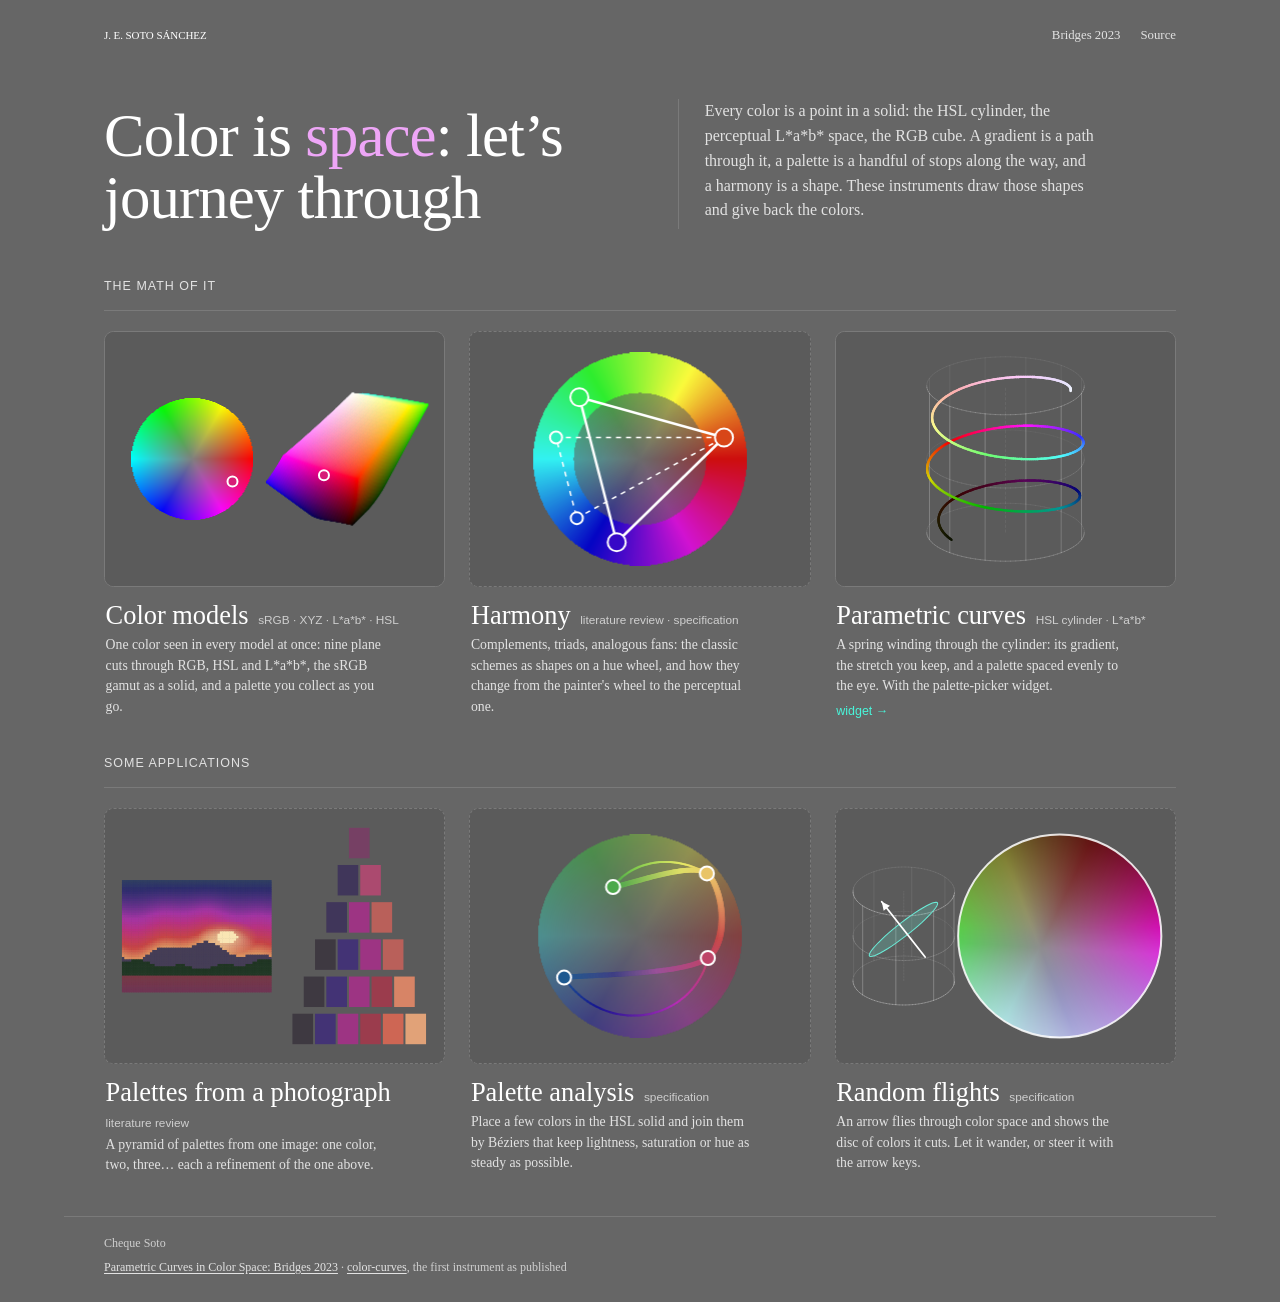
<file: index.html>
<!DOCTYPE html>
<html lang="en">

<head>
  <meta charset="UTF-8">
  <meta name="viewport" content="width=device-width, initial-scale=1.0">
  <title>Color Lab</title>
  <meta name="description"
    content="Instruments for color as geometry: parametric curves in the HSL cylinder, color models, palettes sampled from photographs, palette interpolation and random flights through color space.">
  <!-- the thesis fonts, shared by every page on cheque.github.io -->
  <link rel="icon" href="https://cheque.github.io/assets/icon.svg" type="image/svg+xml">
  <link rel="stylesheet" href="https://cheque.github.io/assets/fonts.css">
  <link rel="stylesheet" href="css/home.css">
</head>

<body>
  <header class="top">
    <a class="wordmark" href="https://cheque.github.io/">J. E. Soto Sánchez</a>
    <nav class="top-links" aria-label="Papers and source">
      <a href="https://archive.bridgesmathart.org/2023/bridges2023-181.html">Bridges 2023</a>
      <a href="https://github.com/cheque/color-lab">Source</a>
    </nav>
  </header>

  <main>
    <section class="intro">
      <h1>Color is <em>space</em>: let’s journey through</h1>
      <p>Every color is a point in a solid: the HSL cylinder, the perceptual L*a*b* space, the RGB cube.
        A gradient is a path through it, a palette is a handful of stops along the way, and a harmony is a shape.
        These instruments draw those shapes and give back the colors.</p>
    </section>

    <section class="block" aria-labelledby="instruments">
      <h2 id="instruments">The math of it</h2>
      <ul class="apps">
        <li>
          <a class="app" href="theory/index.html">
            <canvas data-paint="theory" aria-hidden="true"></canvas>
            <span class="app-text">
              <span class="app-name">Color models <span class="tag">sRGB · XYZ · L*a*b* · HSL</span></span>
              <span class="app-blurb">One color seen in every model at once: nine plane cuts through RGB, HSL and L*a*b*, the
                sRGB gamut as a solid, and a palette you collect as you go.</span>
            </span>
          </a>
        </li>
        <li class="soon">
          <a class="app" href="harmony/index.html">
            <canvas data-paint="harmony" aria-hidden="true"></canvas>
            <span class="app-text">
              <span class="app-name">Harmony <span class="tag">literature review · specification</span></span>
              <span class="app-blurb">Complements, triads, analogous fans: the classic schemes as shapes on a hue wheel,
                and how they change from the painter's wheel to the perceptual one.</span>
            </span>
          </a>
        </li>
        <li>
          <a class="app" href="curves/index.html">
            <canvas data-paint="curves" aria-hidden="true"></canvas>
            <span class="app-text">
              <span class="app-name">Parametric curves <span class="tag">HSL cylinder · L*a*b*</span></span>
              <span class="app-blurb">A spring winding through the cylinder: its gradient, the stretch you keep, and a
                palette spaced evenly to the eye. With the palette-picker widget.</span>
            </span>
          </a>
          <a class="app-extra" href="curves/widget.html">widget →</a>
        </li>
      </ul>
    </section>

    <section class="block" aria-labelledby="workshop">
      <h2 id="workshop">Some applications</h2>
      <ul class="apps soon">
        <li>
          <a class="app" href="sampling/index.html">
            <canvas data-paint="sampling" aria-hidden="true"></canvas>
            <span class="app-text">
              <span class="app-name">Palettes from a photograph <span class="tag">literature review</span></span>
              <span class="app-blurb">A pyramid of palettes from one image: one color, two, three… each a refinement of
                the one above.</span>
            </span>
          </a>
        </li>
        <li>
          <a class="app" href="analysis/index.html">
            <canvas data-paint="analysis" aria-hidden="true"></canvas>
            <span class="app-text">
              <span class="app-name">Palette analysis <span class="tag">specification</span></span>
              <span class="app-blurb">Place a few colors in the HSL solid and join them by Béziers that keep lightness,
                saturation or hue as steady as possible.</span>
            </span>
          </a>
        </li>
        <li>
          <a class="app" href="trajectories/index.html">
            <canvas data-paint="trajectories" aria-hidden="true"></canvas>
            <span class="app-text">
              <span class="app-name">Random flights <span class="tag">specification</span></span>
              <span class="app-blurb">An arrow flies through color space and shows the disc of colors it cuts. Let it
                wander, or steer it with the arrow keys.</span>
            </span>
          </a>
        </li>
      </ul>
    </section>
  </main>

  <footer class="foot">
    <p>Cheque Soto</p>
    <p><a href="https://archive.bridgesmathart.org/2023/bridges2023-181.html">Parametric Curves in Color Space: Bridges
        2023</a> · <a href="https://github.com/cheque/color-curves">color-curves</a>, the first instrument as published</p>
  </footer>

  <!-- The cards are drawn live by the instruments' own code. -->
  <script src="lib/color.js"></script>
  <script src="lib/scene.js"></script>
  <script src="curves/src/curve.js"></script>
  <script src="theory/src/solids.js"></script>
  <script src="src/home.js"></script>
</body>

</html>
</file>
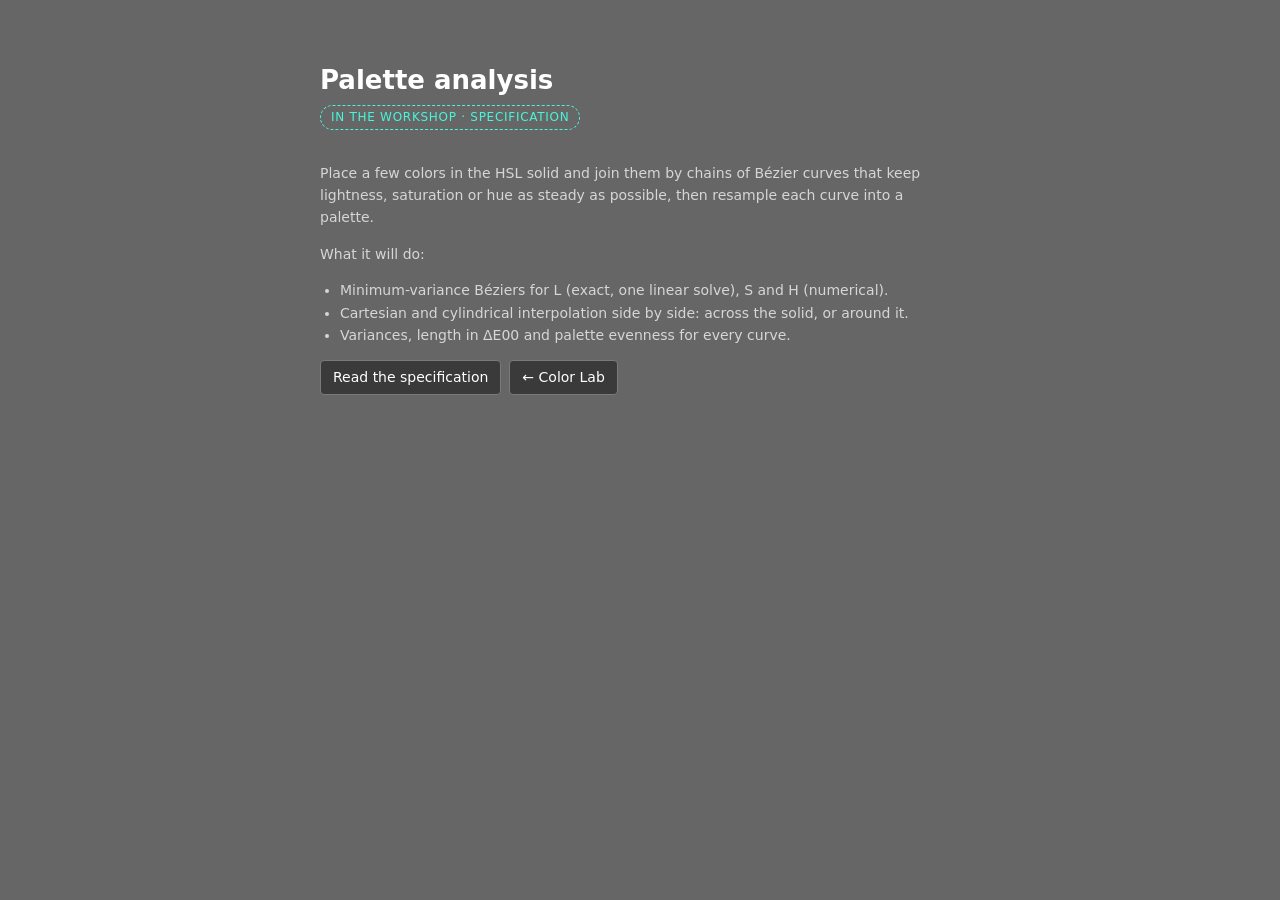
<file: analysis/index.html>
<!DOCTYPE html>
<html lang="en">
<head>
  <meta charset="utf-8">
  <meta name="viewport" content="width=device-width, initial-scale=1">
  <title>Palette analysis — Color Lab</title>
  <link rel="icon" href="https://cheque.github.io/assets/icon.svg" type="image/svg+xml">
  <link rel="stylesheet" href="../lib/applet.css">
  <link rel="stylesheet" href="../lib/soon.css">
</head>
<body>
  <main class="soon-page">
    <h2>Palette analysis</h2>
    <span class="status-tag">in the workshop · specification</span>
    <p>Place a few colors in the HSL solid and join them by chains of Bézier curves that keep lightness, saturation or hue as steady as possible, then resample each curve into a palette.</p>
    <p>What it will do:</p>
    <ul>
      <li>Minimum-variance Béziers for L (exact, one linear solve), S and H (numerical).</li>
      <li>Cartesian and cylindrical interpolation side by side: across the solid, or around it.</li>
      <li>Variances, length in ΔE00 and palette evenness for every curve.</li>
    </ul>
    <div class="actions">
      <a href="https://github.com/cheque/color-lab/blob/main/docs/spec-palette-analysis.md"><button type="button">Read the specification</button></a>
      <a href="../index.html"><button type="button">&larr; Color Lab</button></a>
    </div>
  </main>
</body>
</html>
</file>
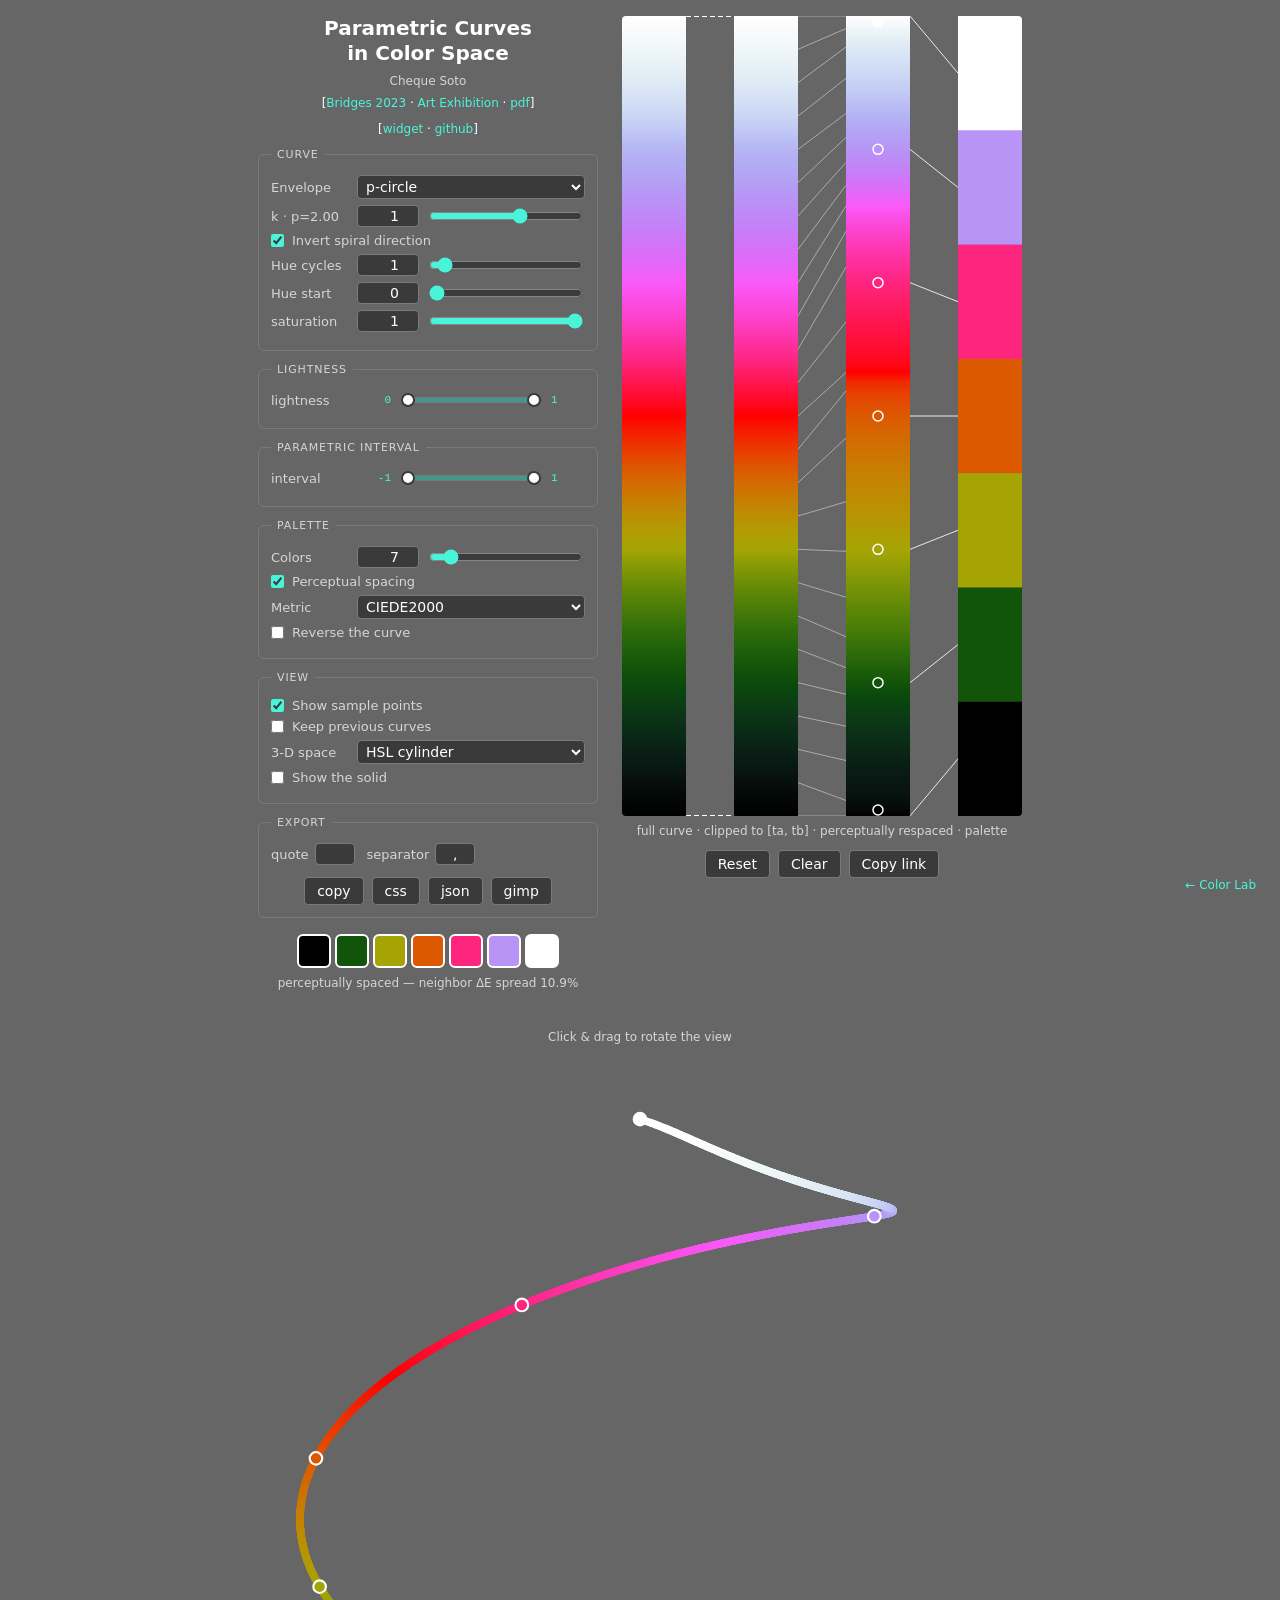
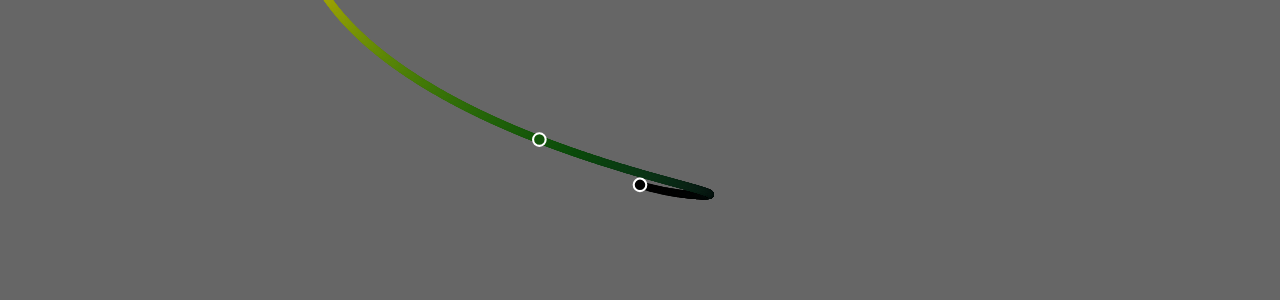
<file: curves/index.html>
<!DOCTYPE html>
<html lang="en">
<head>
  <meta charset="utf-8">
  <meta name="viewport" content="width=device-width, initial-scale=1">
  <title>Parametric Curves in Color Space</title>
  <link rel="stylesheet" href="../lib/applet.css">
</head>
<body>

<main class="layout">

  <!-- ---------------- controls ---------------- -->
  <section class="panel panel-controls">
    <h2>Parametric Curves<br/>in Color Space</h2>
    <a href="https://cheque.github.io/"><p class="caption">Cheque Soto</p></a>
    <p class="links">
      [<a href="https://archive.bridgesmathart.org/2023/bridges2023-181.html" target="_blank" rel="noopener">Bridges 2023</a> &middot;
      <a href="https://gallery.bridgesmathart.org/exhibitions/2023-bridges-conference/jose-ezequiel-soto-sanchez" target="_blank" rel="noopener">Art Exhibition</a> &middot;
      <a href="http://chequesoto.info/color/docs/2023-ParametricCurvesColorSpace.pdf" target="_blank" rel="noopener">pdf</a>]
    </p>
    <p class="links">[<a href="widget.html">widget</a> &middot; <a href="https://github.com/cheque/color-lab" target="_blank" rel="noopener">github</a>]</p>

    <!-- Every control below is generated from PARAM_SPECS in src/params.js. -->
    <div id="controls"></div>

    <!-- The palette, at the foot of the panel. Nothing moves it: it is here
         in the markup because here is where it appears. The copy/json/gimp
         buttons live inside the Export box above, built by
         buildExportButtons() in src/app.js. -->
    <div class="palette-out">
      <div id="swatches" class="swatches"></div>
      <p id="evenness" class="caption"></p>
    </div>

  </section>

  <!-- ---------------- gradient + palette ---------------- -->
  <section class="panel panel-gradient">
    <canvas id="gradient" aria-label="Color gradient along the curve"></canvas>
    <p class="caption">full curve &middot; clipped to [ta, tb] &middot; perceptually respaced &middot; palette</p>

    <div class="actions">
      <button type="button" id="reset">Reset</button>
      <button type="button" id="clear" title="Empty the 3-D canvas">Clear</button>
      <button type="button" id="permalink">Copy link</button>
    </div>
  </section>

  <!-- ---------------- 3-D view ---------------- -->
  <section class="panel panel-curve">
    <p class="caption">Click &amp; drag to rotate the view</p>
    <canvas id="curve" aria-label="The curve inside the HSL color cylinder"></canvas>
  </section>

</main>

<div id="status" class="status" role="status" aria-live="polite"></div>

<footer id="footer">
  <a href="../index.html">&larr; Color Lab</a>
</footer>

<!--
  Load order matters: each file uses the ones above it.
  Plain classic scripts on purpose, so index.html still opens straight from the
  filesystem with no server and no build step. See WIDGET_PLAN.md for the ES
  module packaging.
-->
<script src="../lib/color.js"></script>
<script src="src/curve.js"></script>
<script src="../lib/reparam.js"></script>
<script src="../lib/palette.js"></script>
<script src="src/params.js"></script>
<script src="../lib/rangepair.js"></script>
<script src="../lib/scene.js"></script>
<script src="src/app.js"></script>

</body>
</html>
</file>
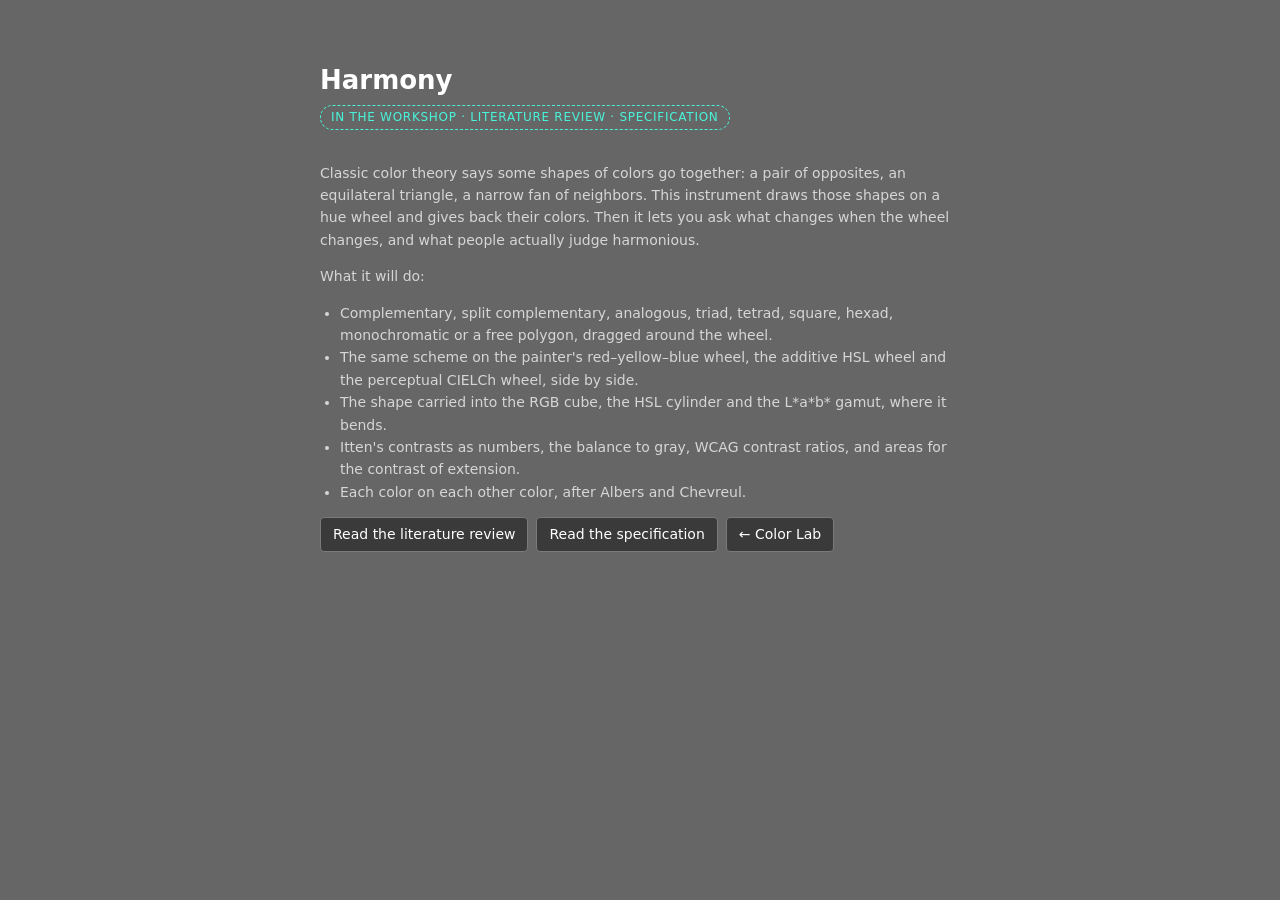
<file: harmony/index.html>
<!DOCTYPE html>
<html lang="en">
<head>
  <meta charset="utf-8">
  <meta name="viewport" content="width=device-width, initial-scale=1">
  <title>Harmony — Color Lab</title>
  <link rel="icon" href="https://cheque.github.io/assets/icon.svg" type="image/svg+xml">
  <link rel="stylesheet" href="../lib/applet.css">
  <link rel="stylesheet" href="../lib/soon.css">
</head>
<body>
  <main class="soon-page">
    <h2>Harmony</h2>
    <span class="status-tag">in the workshop · literature review · specification</span>
    <p>Classic color theory says some shapes of colors go together: a pair of opposites, an equilateral
      triangle, a narrow fan of neighbors. This instrument draws those shapes on a hue wheel and gives back
      their colors. Then it lets you ask what changes when the wheel changes, and what people actually
      judge harmonious.</p>
    <p>What it will do:</p>
    <ul>
      <li>Complementary, split complementary, analogous, triad, tetrad, square, hexad, monochromatic or a free
        polygon, dragged around the wheel.</li>
      <li>The same scheme on the painter's red–yellow–blue wheel, the additive HSL wheel and the perceptual
        CIELCh wheel, side by side.</li>
      <li>The shape carried into the RGB cube, the HSL cylinder and the L*a*b* gamut, where it bends.</li>
      <li>Itten's contrasts as numbers, the balance to gray, WCAG contrast ratios, and areas for the contrast
        of extension.</li>
      <li>Each color on each other color, after Albers and Chevreul.</li>
    </ul>
    <div class="actions">
      <a href="https://github.com/cheque/color-lab/blob/main/docs/literature-review-color-harmony.md"><button type="button">Read the literature review</button></a>
      <a href="https://github.com/cheque/color-lab/blob/main/docs/spec-color-harmony.md"><button type="button">Read the specification</button></a>
      <a href="../index.html"><button type="button">&larr; Color Lab</button></a>
    </div>
  </main>
</body>
</html>
</file>
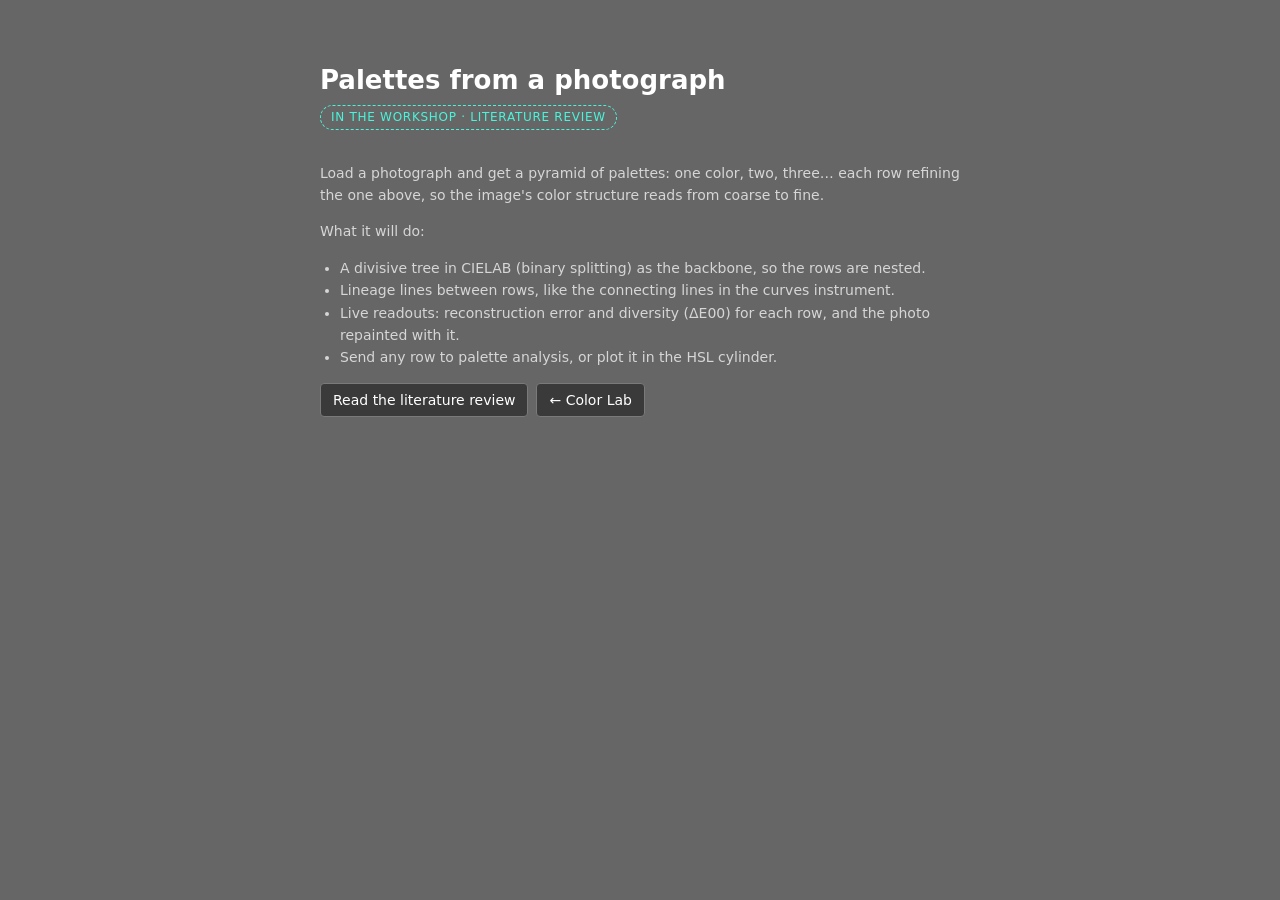
<file: sampling/index.html>
<!DOCTYPE html>
<html lang="en">
<head>
  <meta charset="utf-8">
  <meta name="viewport" content="width=device-width, initial-scale=1">
  <title>Palettes from a photograph — Color Lab</title>
  <link rel="icon" href="https://cheque.github.io/assets/icon.svg" type="image/svg+xml">
  <link rel="stylesheet" href="../lib/applet.css">
  <link rel="stylesheet" href="../lib/soon.css">
</head>
<body>
  <main class="soon-page">
    <h2>Palettes from a photograph</h2>
    <span class="status-tag">in the workshop · literature review</span>
    <p>Load a photograph and get a pyramid of palettes: one color, two, three… each row refining the one above, so the image's color structure reads from coarse to fine.</p>
    <p>What it will do:</p>
    <ul>
      <li>A divisive tree in CIELAB (binary splitting) as the backbone, so the rows are nested.</li>
      <li>Lineage lines between rows, like the connecting lines in the curves instrument.</li>
      <li>Live readouts: reconstruction error and diversity (ΔE00) for each row, and the photo repainted with it.</li>
      <li>Send any row to palette analysis, or plot it in the HSL cylinder.</li>
    </ul>
    <div class="actions">
      <a href="https://github.com/cheque/color-lab/blob/main/docs/literature-review-palette-sampling.md"><button type="button">Read the literature review</button></a>
      <a href="../index.html"><button type="button">&larr; Color Lab</button></a>
    </div>
  </main>
</body>
</html>
</file>
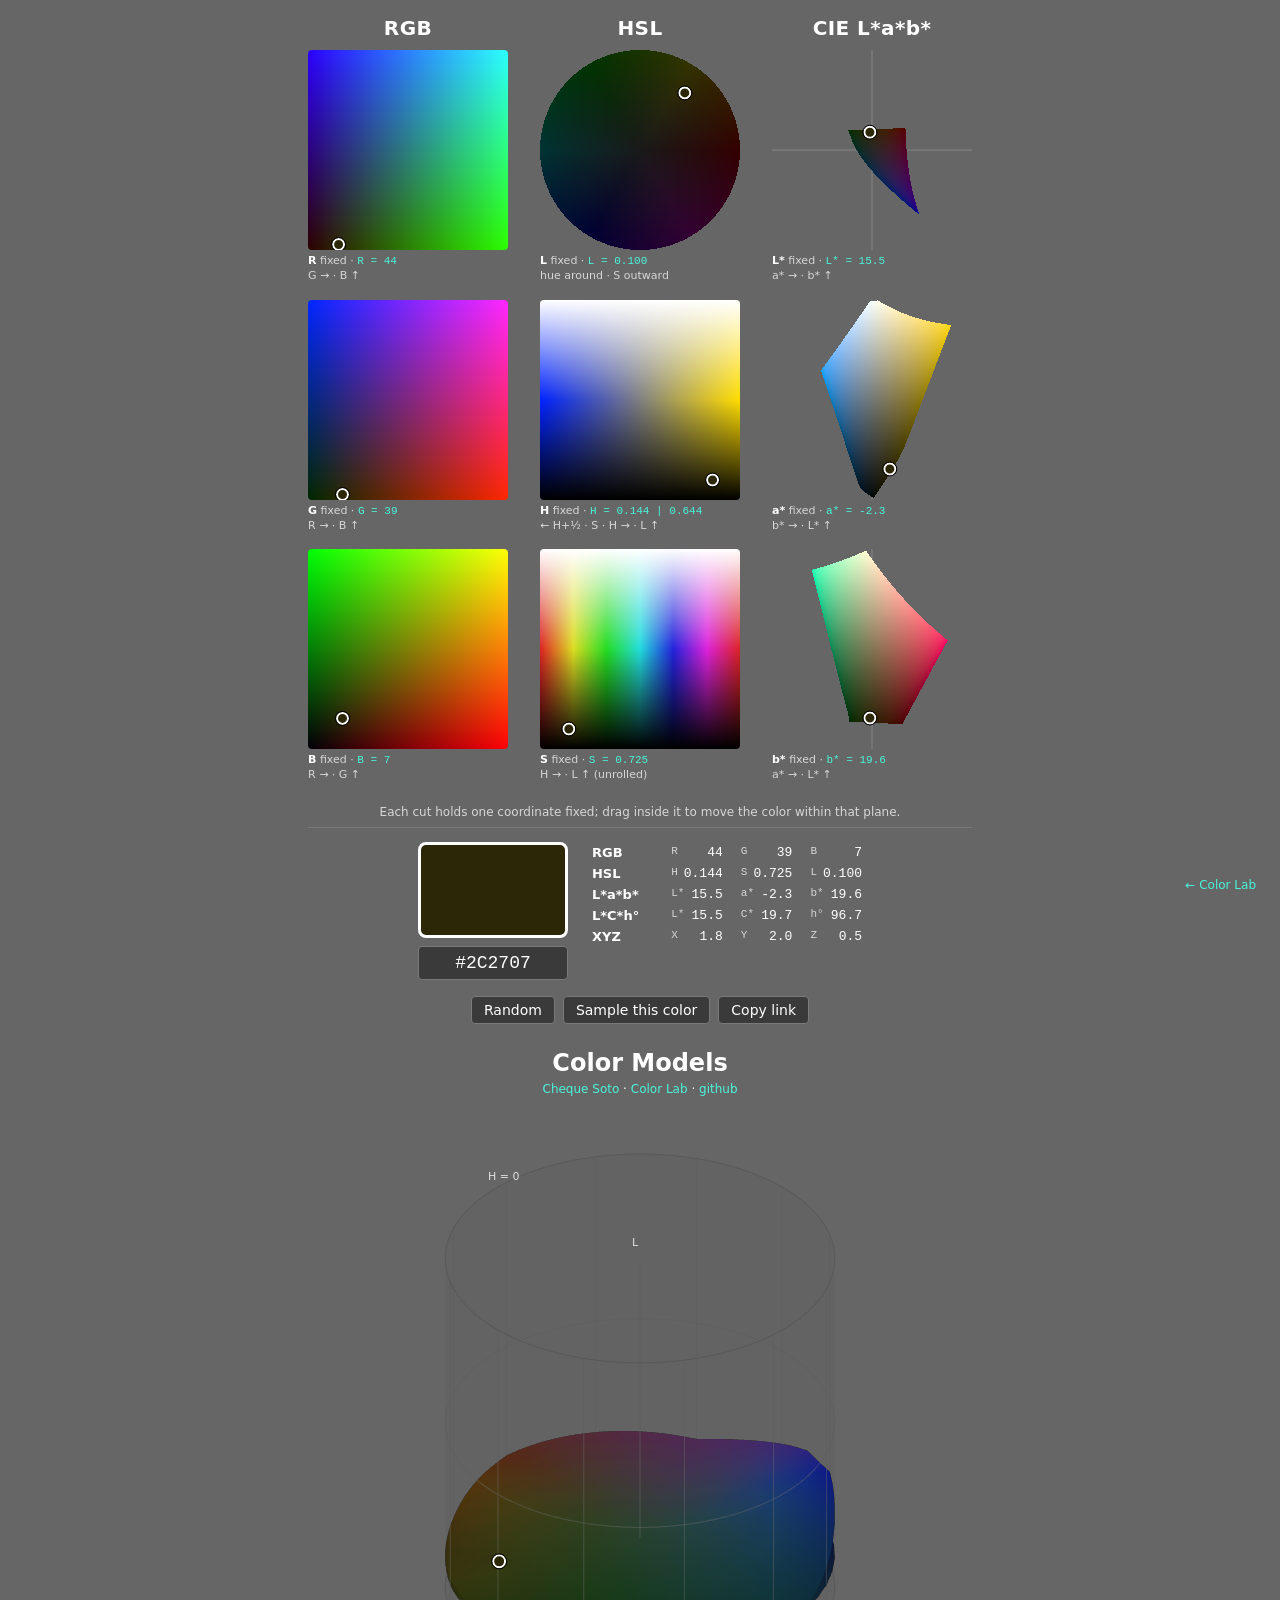
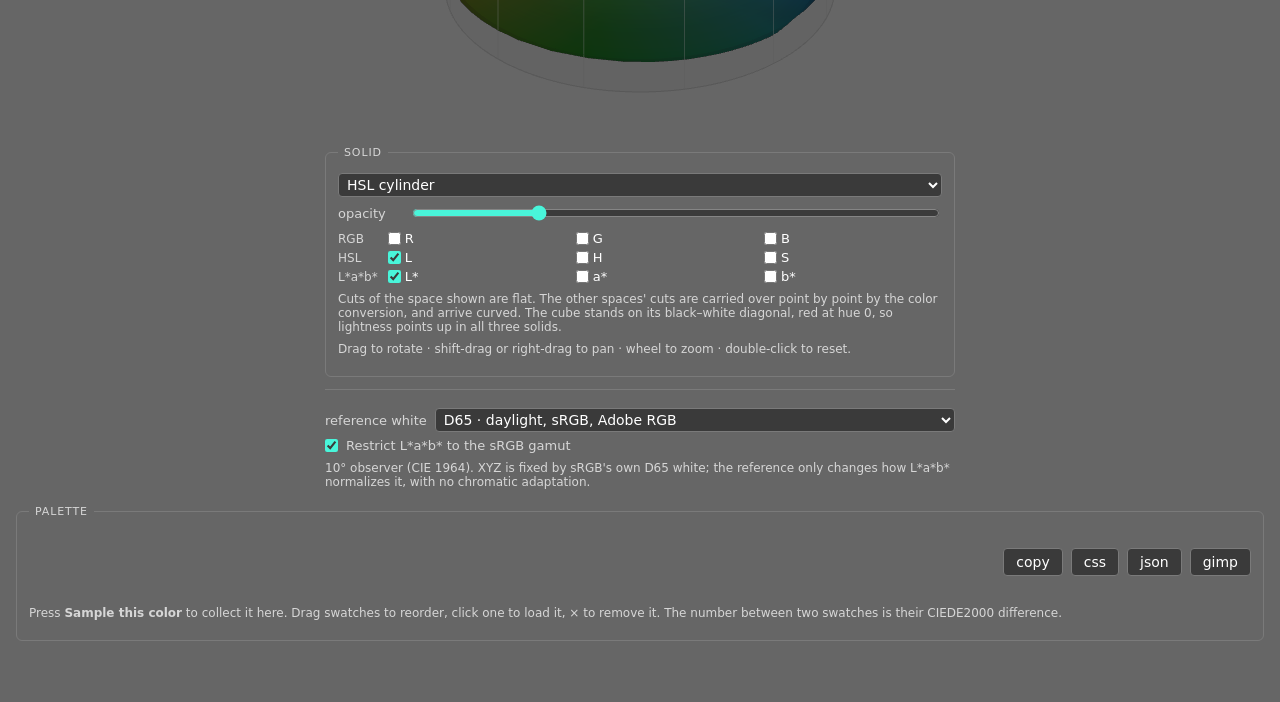
<file: theory/index.html>
<!DOCTYPE html>
<html lang="en">
<head>
  <meta charset="utf-8">
  <meta name="viewport" content="width=device-width, initial-scale=1">
  <title>Color Models — Color Lab</title>
  <link rel="icon" href="https://cheque.github.io/assets/icon.svg" type="image/svg+xml">
  <link rel="stylesheet" href="../lib/applet.css">
  <link rel="stylesheet" href="theory.css">
</head>
<body>



<main class="layout">

  <!-- ---------------- the nine plane cuts, and the color under them ---------------- -->
  <section class="panel panel-cuts">
    <div class="cut-cols">
      <div class="cut-col">
        <h3 class="cuts-head">RGB</h3>
        <div class="cuts" id="cutsRGB"></div>
      </div>
      <div class="cut-col">
        <h3 class="cuts-head">HSL</h3>
        <div class="cuts" id="cutsHSL"></div>
      </div>
      <div class="cut-col">
        <h3 class="cuts-head">CIE L*a*b*</h3>
        <div class="cuts" id="cutsLab"></div>
      </div>
    </div>
    <p class="caption">Each cut holds one coordinate fixed; drag inside it to move the color within that plane.</p>

    <div class="current-bar">
      <div class="current">
        <div class="current-side">
          <div id="swatch" class="big-swatch" aria-label="Selected color"></div>
          <input type="text" id="hex" class="hex" spellcheck="false" maxlength="7" aria-label="Hex code">
          <p id="gamutNote" class="caption warn" hidden>clipped to the sRGB gamut</p>
        </div>
        <table class="coords" aria-live="polite">
          <tbody id="coords"></tbody>
        </table>
      </div>
      <div class="actions">
        <button type="button" id="random">Random</button>
        <button type="button" id="sample">Sample this color</button>
        <button type="button" id="permalink">Copy link</button>
      </div>
    </div>
  </section>

  <!-- ---------------- one solid, in 3-D ---------------- -->
  <section class="panel panel-solid">
    <header class="theory-head">
      <h2>Color Models</h2>
      <p class="links"><a href="https://cheque.github.io/">Cheque Soto</a> &middot; <a href="../index.html">Color Lab</a> &middot;
        <a href="https://github.com/cheque/color-lab" target="_blank" rel="noopener">github</a></p>
    </header>
    <div class="solid-stack">
      <canvas id="solidGL" aria-hidden="true"></canvas>
      <canvas id="solid" aria-label="The chosen color solid with its plane cuts: drag to rotate"></canvas>
    </div>
    <fieldset class="group">
      <legend>Solid</legend>
      <div class="row">
        <select id="space" aria-label="Solid shown">
          <option value="rgb">RGB cube</option>
          <option value="hsl">HSL cylinder</option>
          <option value="lab">L*a*b*: the sRGB gamut</option>
        </select>
      </div>
      <div class="row">
        <label for="opacity">opacity</label>
        <input type="range" id="opacity" class="slider" min="0" max="0.6" step="0.01" value="0.14">
      </div>
      <div class="cut-toggles" id="cutToggles"></div>
      <p class="caption left">Cuts of the space shown are flat. The other spaces' cuts are carried over point by
        point by the color conversion, and arrive curved. The cube stands on its black–white diagonal, red at hue 0,
        so lightness points up in all three solids.</p>
      <p class="caption left">Drag to rotate · shift-drag or right-drag to pan · wheel to zoom · double-click to reset.</p>
    </fieldset>

    <div class="reference">
      <div class="row">
        <label for="ref">reference white</label>
        <select id="ref" aria-label="Tristimulus reference"></select>
      </div>
      <div class="row">
        <input type="checkbox" id="gamut" checked>
        <label for="gamut">Restrict L*a*b* to the sRGB gamut</label>
      </div>
      <p class="caption left">10° observer (CIE 1964). XYZ is fixed by sRGB's own D65 white; the reference only
        changes how L*a*b* normalizes it, with no chromatic adaptation.</p>
    </div>
  </section>

</main>

<!-- ---------------- palette, full width ---------------- -->
<section class="palette-bar">
  <fieldset class="group">
    <legend>Palette</legend>
    <div class="palette-row">
      <div id="palette" class="palette-strip" aria-live="polite"></div>
      <div class="actions" id="exportButtons"></div>
    </div>
    <p id="paletteHint" class="caption left">Press <strong>Sample this color</strong> to collect it here.
      Drag swatches to reorder, click one to load it, × to remove it. The number between two swatches is their
      CIEDE2000 difference.</p>
  </fieldset>
</section>

<div id="status" class="status" role="status" aria-live="polite"></div>

<footer id="footer">
  <a href="../index.html">&larr; Color Lab</a>
</footer>

<script src="../lib/color.js"></script>
<script src="../lib/scene.js"></script>
<script src="../lib/palette.js"></script>
<script src="src/solids.js"></script>
<script src="src/app.js"></script>

</body>
</html>
</file>
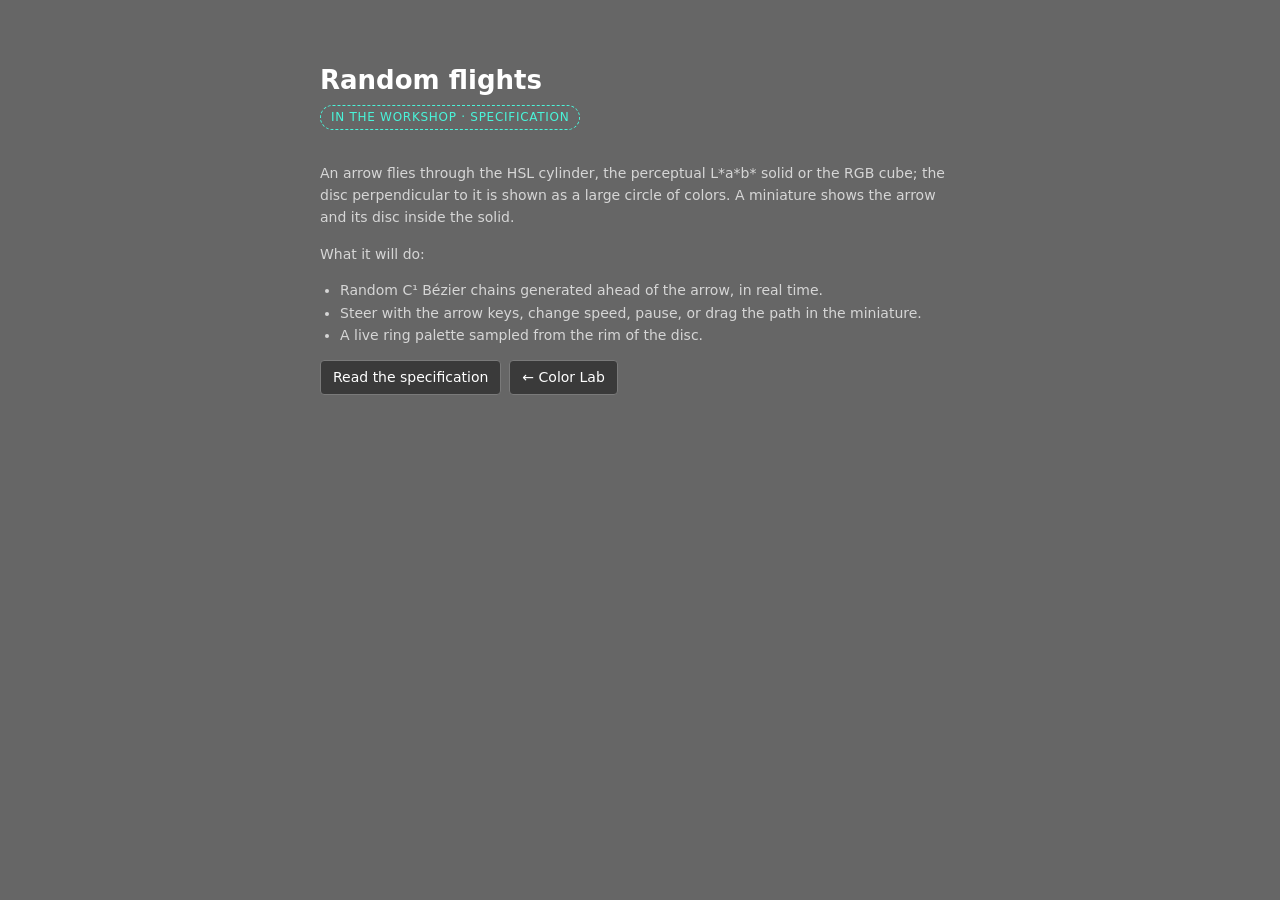
<file: trajectories/index.html>
<!DOCTYPE html>
<html lang="en">
<head>
  <meta charset="utf-8">
  <meta name="viewport" content="width=device-width, initial-scale=1">
  <title>Random flights — Color Lab</title>
  <link rel="icon" href="https://cheque.github.io/assets/icon.svg" type="image/svg+xml">
  <link rel="stylesheet" href="../lib/applet.css">
  <link rel="stylesheet" href="../lib/soon.css">
</head>
<body>
  <main class="soon-page">
    <h2>Random flights</h2>
    <span class="status-tag">in the workshop · specification</span>
    <p>An arrow flies through the HSL cylinder, the perceptual L*a*b* solid or the RGB cube; the disc perpendicular to it is shown as a large circle of colors. A miniature shows the arrow and its disc inside the solid.</p>
    <p>What it will do:</p>
    <ul>
      <li>Random C¹ Bézier chains generated ahead of the arrow, in real time.</li>
      <li>Steer with the arrow keys, change speed, pause, or drag the path in the miniature.</li>
      <li>A live ring palette sampled from the rim of the disc.</li>
    </ul>
    <div class="actions">
      <a href="https://github.com/cheque/color-lab/blob/main/docs/spec-random-flights.md"><button type="button">Read the specification</button></a>
      <a href="../index.html"><button type="button">&larr; Color Lab</button></a>
    </div>
  </main>
</body>
</html>
</file>
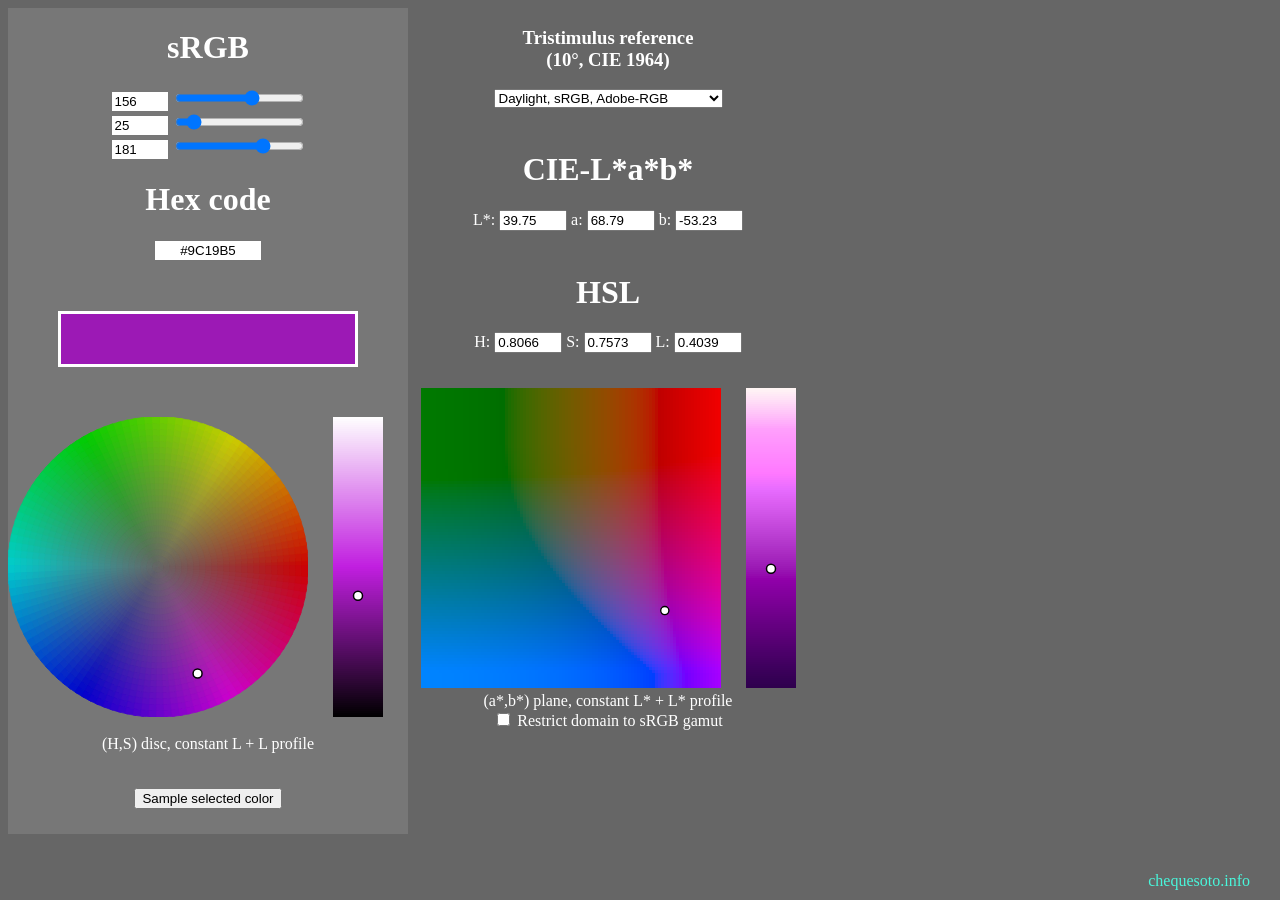
<file: legacy/colortheory/index.html>
<!DOCTYPE html>
<meta charset="utf-8">
<head>
  <title>Color Lab</title>
  <link rel="stylesheet" href="styles.css">
</head>
<body>

<div class="container"  style="background: #777; visibility: visible;">
  <div>
    <h1>sRGB</h1>
    <input type="number" class="num" value=0 step=1 min=0 max=255 id="sRnum" oninput="sR=+value;update();" onchange="sR=+value;update();"/>
    <input type="range" min="0" max="255" value="0" class="slider" oninput="sR=+value;update();" onchange="sR=+value;update();" id="sRslide">
    <br/>
    <input type="number" class="num" value=0 step=1 min=0 max=255 id="sGnum" oninput="sG=value;update();" onchange="sG=value;update();"/>
    <input type="range" min="0" max="255" value="0" class="slider" oninput="sG=value;update();" onchange="sG=value;update();" id="sGslide">
    <br/>
    <input type="number" class="num" value=0 step=1 min=0 max=255 id="sBnum" oninput="sB=value;update();" onchange="sB=value;update();"/>
    <input type="range" min="0" max="255" value="0" class="slider" oninput="sB=value;update();" onchange="sB=value;update();" id="sBslide">
  </div>
  <div>
    <h1>Hex code</h1>
      <input type="text" value="#000000" id="HexCode" oninput="update();" onchange="update();" onkeydown="return false;" style="text-align:center;"/>
    <div id="showcolor">
    </div>
  </div>
  <div style="width:100%; margin-bottom: 35px;">
    <div style="position:relative; width:375px; height:300px;">
      <canvas id="controlcanvas" style="z-index: 7; position:absolute; top:0; left:0;"></canvas>
      <canvas id="hslcanvas" style="z-index: 0; position:absolute; top:0; left:0;"></canvas>
      <canvas id="Lhslbar" style="z-index: 0; margin-left:25px; position:absolute; top:0; right:0;"></canvas>
    </div>
    <br/>
    (H,S) disc, constant L  +  L profile
  </div>
  <div style="padding-bottom:25px; text-align:center;">
    <button type="button" onclick="insertColor();">Sample selected color</button>
  </div>
</div>

<div class="container" style="visibility: visible;">
  <div>
    <h3>Tristimulus reference <br/>(10°, CIE 1964)</h3>
    <select id="tri_ref" onchange="update();">
      <option value=A>Incandescent/tungsten</option>
      <option value=B>Old direct sunlight at noon</option>
      <option value=C>Old daylight</option>
      <option value=D50>ICC profile PCS</option>
      <option value=D55>Mid-morning daylight</option>
      <option value=D65 selected>Daylight, sRGB, Adobe-RGB</option>
      <option value=D75>North sky daylight</option>
      <option value=E>Equal energy</option>
      <option value=F1>Daylight Fluorescent</option>
      <option value=F2>Cool fluorescent</option>
      <option value=F3>White Fluorescent</option>
      <option value=F4>Warm White Fluorescent</option>
      <option value=F5>Daylight Fluorescent</option>
      <option value=F6>Lite White Fluorescent</option>
      <option value=F7>Daylight fluorescent, D65 simulator</option>
      <option value=F8>Sylvania F40, D50 simulator</option>
      <option value=F9>Cool White Fluorescent</option>
      <option value=F10>Ultralume 50, Philips TL85</option>
      <option value=F11>Ultralume 40, Philips TL84</option>
      <option value=F12>Ultralume 30, Philips TL83</option>
    </select>
  </div>
  <div style="height: 0; visibility: hidden;">
    <h1>XYZ</h1>
    X: <input type="text" class="float" value=0 id="X" onkeydown="return false;"/>
    Y: <input type="text" class="float" value=0 id="Y" onkeydown="return false;"/>
    Z: <input type="text" class="float" value=0 id="Z" onkeydown="return false;"/>
  </div>
  <div>
    <h1>CIE-L*a*b*</h1>
    L*: <input type="text" class="float" value=0 id="cie-L" onkeydown="return false;"/>
    a: <input type="text" class="float" value=0 id="cie-a" onkeydown="return false;"/>
    b: <input type="text" class="float" value=0 id="cie-b" onkeydown="return false;"/>
  </div>
  <div style="height: 0; visibility: hidden;">
    <h1>CIE-L*CH°</h1>
    L*: <input type="text" class="float" value=0 id="lch-L" onkeydown="return false;"/>
    C: <input type="text" class="float" value=0 id="lch-C" onkeydown="return false;"/>
    H: <input type="text" class="float" value=0 id="lch-H" onkeydown="return false;"/>
  </div>
  <div>
    <h1>HSL</h1>
    H: <input type="text" class="float" value=0 id="hsl-H" onkeydown="return false;"/>
    S: <input type="text" class="float" value=0 id="hsl-S" onkeydown="return false;"/>
    L: <input type="text" class="float" value=0 id="hsl-L" onkeydown="return false;"/>
  </div>
  <div style="width:100%; margin-top: 35px;">
    <canvas id="thecanvas" style="z-index: 0;">
    </canvas><canvas id="Lbar" style="z-index: 0; margin-left:25px;"></canvas>
    <br/>
    (a*,b*) plane, constant L*  +  L* profile <br/>
    <input type="checkbox" id="gamut" onchange="reDraw_cielab();"/> Restrict domain to sRGB gamut
  </div>
</div>

<div id="footer">
  <a href="http://chequesoto.info" target="_blank">chequesoto.info</a>
  <!-- Reference for color spaces: <a href="http://www.easyrgb.com/en/math.php" target="_blank">http://www.easyrgb.com/en/math.php</a> -->
</div>

</body>

<script src="colors.js"></script>
<script src="main.js"></script>
<script src="palette.js"></script>
<script src="curves.js"></script>

</html>
</file>
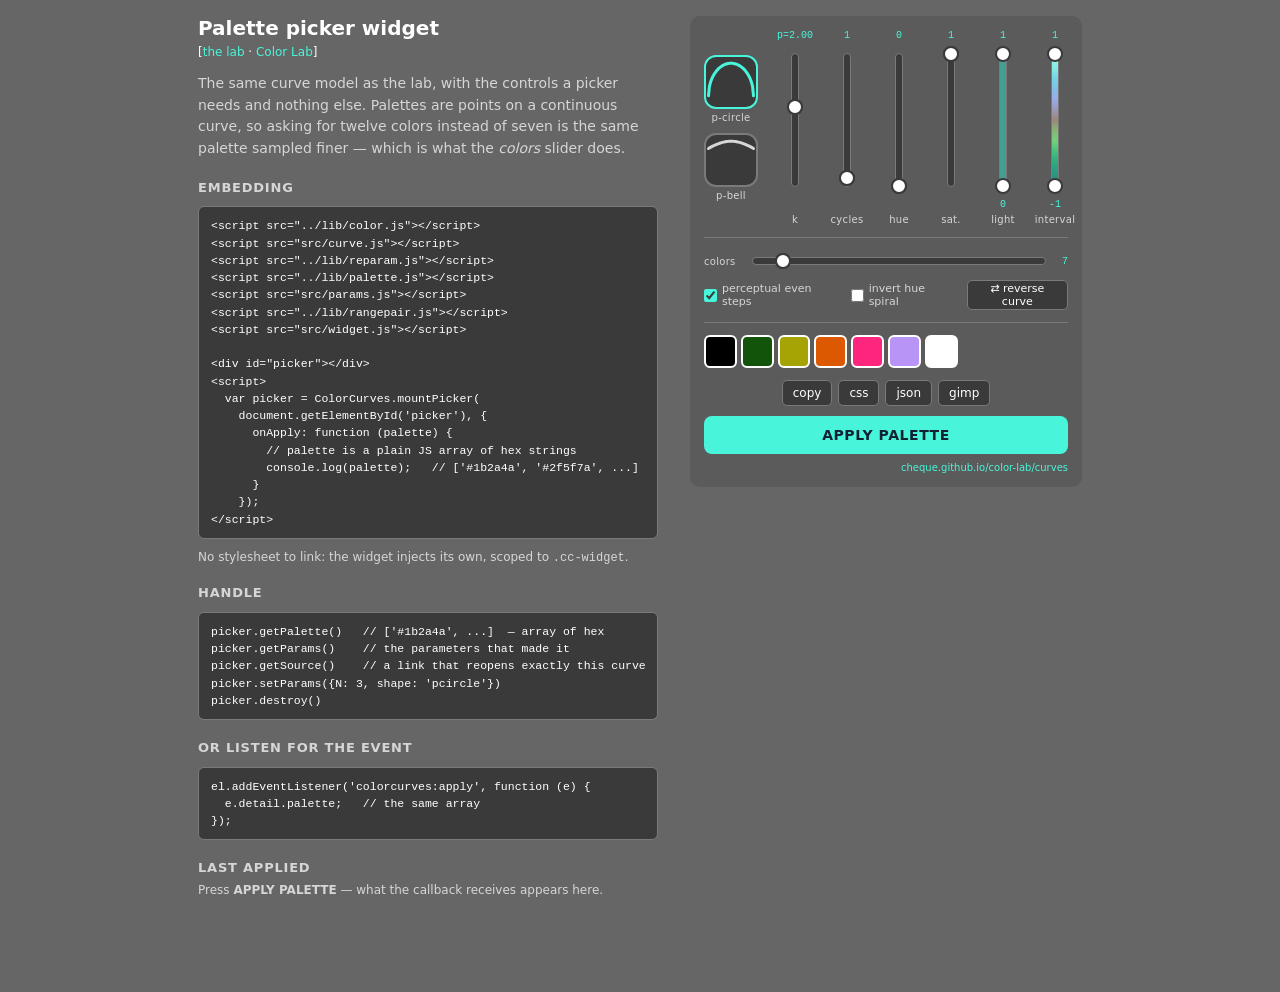
<file: curves/widget.html>
<!DOCTYPE html>
<html lang="en">
<head>
  <meta charset="utf-8">
  <meta name="viewport" content="width=device-width, initial-scale=1">
  <title>Palette picker widget — Parametric Curves in Color Space</title>
  <link rel="stylesheet" href="../lib/applet.css">
  <style>
    /* This page is the HOST, not the widget: the widget brings its own styles
       and everything below is only the demonstration around it. */
    .host { display: flex; flex-wrap: wrap; gap: 32px; justify-content: center;
            align-items: flex-start; }
    .host-doc { width: 460px; max-width: 100%; }
    .host-doc h3 { margin: 20px 0 6px; font-size: 13px; letter-spacing: .06em;
                   text-transform: uppercase; color: var(--muted); }
    .host-doc pre { background: var(--field); border: 1px solid var(--line);
                    border-radius: 6px; padding: 10px 12px; overflow-x: auto;
                    font-family: ui-monospace, Menlo, Consolas, monospace;
                    font-size: 11.5px; line-height: 1.5; }
    #applied { min-height: 62px; }
    #applied .out-row { display: flex; flex-wrap: wrap; gap: 3px; margin: 6px 0; }
    #applied .out-sw { width: 22px; height: 22px; border-radius: 4px;
                       border: 1px solid rgba(255,255,255,.5); }
    #applied code { font-size: 11px; color: var(--accent); word-break: break-all; }
  </style>
</head>
<body>

<main class="host">

  <section class="host-doc">
    <h2 style="text-align:left">Palette picker widget</h2>
    <p class="links" style="text-align:left">
      [<a href="index.html">the lab</a> &middot;
      <a href="../index.html">Color Lab</a>]
    </p>

    <p style="color:var(--muted);line-height:1.55">
      The same curve model as the lab, with the controls a picker needs and
      nothing else. Palettes are points on a continuous curve, so asking for
      twelve colors instead of seven is the same palette sampled finer — which
      is what the <em>colors</em> slider does.
    </p>

    <h3>Embedding</h3>
<pre>&lt;script src="../lib/color.js"&gt;&lt;/script&gt;
&lt;script src="src/curve.js"&gt;&lt;/script&gt;
&lt;script src="../lib/reparam.js"&gt;&lt;/script&gt;
&lt;script src="../lib/palette.js"&gt;&lt;/script&gt;
&lt;script src="src/params.js"&gt;&lt;/script&gt;
&lt;script src="../lib/rangepair.js"&gt;&lt;/script&gt;
&lt;script src="src/widget.js"&gt;&lt;/script&gt;

&lt;div id="picker"&gt;&lt;/div&gt;
&lt;script&gt;
  var picker = ColorCurves.mountPicker(
    document.getElementById('picker'), {
      onApply: function (palette) {
        // palette is a plain JS array of hex strings
        console.log(palette);   // ['#1b2a4a', '#2f5f7a', ...]
      }
    });
&lt;/script&gt;</pre>
    <p class="caption" style="text-align:left">
      No stylesheet to link: the widget injects its own, scoped to
      <code>.cc-widget</code>.
    </p>

    <h3>Handle</h3>
<pre>picker.getPalette()   // ['#1b2a4a', ...]  — array of hex
picker.getParams()    // the parameters that made it
picker.getSource()    // a link that reopens exactly this curve
picker.setParams({N: 3, shape: 'pcircle'})
picker.destroy()</pre>

    <h3>Or listen for the event</h3>
<pre>el.addEventListener('colorcurves:apply', function (e) {
  e.detail.palette;   // the same array
});</pre>

    <h3>Last applied</h3>
    <div id="applied"><p class="caption" style="text-align:left">
      Press <strong>APPLY PALETTE</strong> — what the callback receives appears here.
    </p></div>
  </section>

  <section>
    <div id="picker"></div>
  </section>

</main>

<script src="../lib/color.js"></script>
<script src="src/curve.js"></script>
<script src="../lib/reparam.js"></script>
<script src="../lib/palette.js"></script>
<script src="src/params.js"></script>
<script src="../lib/rangepair.js"></script>
<script src="src/widget.js"></script>
<script>
// The host application: everything below is what an embedder writes.
var out = document.getElementById('applied');

var picker = ColorCurves.mountPicker(document.getElementById('picker'), {
  onApply: function (palette, params) {
    var row = palette.map(function (h) {
      return '<span class="out-sw" style="background:' + h + '"></span>';
    }).join('');
    out.innerHTML =
      '<div class="out-row">' + row + '</div>' +
      '<code>' + JSON.stringify(palette) + '</code>' +
      '<p class="caption" style="text-align:left">' + palette.length +
      ' colors · <a href="' + picker.getSource() + '">reopen this curve</a></p>';
  }
});
</script>

</body>
</html>
</file>
<file: css/home.css>
/* home.css — the home page (index.html).
   Layout, type and cards follow cyclotomic-tilings' home page; the colors are color-curves' own
   (the gray ground, white ink and the cyan accent), so the home and the instruments read as one place. */
:root{
  --bg:#666666; --panel:#5b5b5b; --border:#7a7a7a; --field:#3a3a3a;
  --text:#ffffff; --muted:#e2e2e2; --dim:#cfcfcf;
  --accent:#49f5da; --canvas:#5b5b5b;
  --orchid:#eea6f7;   /* the title's "space": pink-purple, 3.3:1 on the gray ground (large text) */
  --serif:var(--font-serif,Palatino,"Palatino Linotype",serif);
  --sans:var(--font-sans,Helvetica,Arial,sans-serif);
  --ease:cubic-bezier(.16,1,.3,1);
  color-scheme:dark;
}
*{box-sizing:border-box;margin:0;padding:0}
html{background:var(--bg)}
body{
  font-family:var(--serif);font-size:17px;font-variant-numeric:oldstyle-nums;line-height:1.55;
  color:var(--text);background:var(--bg);min-height:100vh;
  display:flex;flex-direction:column;
}
::selection{background:rgba(73,245,218,.4);color:#fff}
:focus-visible{outline:2px solid var(--accent);outline-offset:3px;border-radius:.3rem}
a{color:inherit}

/* ---------------------------------------------------------------- top bar */
.top{
  display:flex;align-items:baseline;justify-content:space-between;gap:1rem;
  max-width:72rem;width:100%;margin:0 auto;padding:1.4rem clamp(1rem,4vw,2.5rem) 0;
}
.wordmark{font-weight:400;font-size:1rem;font-variant-caps:all-small-caps;text-decoration:none;letter-spacing:-.005em}
.top-links{display:flex;gap:1.25rem;font-size:.8rem}
.top-links a{color:var(--muted);text-decoration:none}
.top-links a:hover{color:var(--accent);text-decoration:underline;text-underline-offset:.2em}

main{max-width:72rem;width:100%;margin:0 auto;padding:0 clamp(1rem,4vw,2.5rem);flex:1}

/* ---------------------------------------------------------------- intro: title and paragraph side by side */
.intro{
  display:grid;grid-template-columns:minmax(0,1.05fr) minmax(0,1fr);gap:clamp(1.5rem,4vw,3.5rem);align-items:end;
  padding:clamp(2rem,5vw,3.25rem) 0 clamp(.5rem,2vw,1rem);
}
.intro h1{
  font-family:var(--serif);font-weight:400;font-size:clamp(2.4rem,5vw,3.8rem);
  line-height:1.02;letter-spacing:-.015em;text-wrap:balance;
}
.intro h1 em{font-style:normal;color:var(--orchid)}
.intro p{color:var(--muted);font-size:1rem;max-width:52ch;padding-bottom:.35rem;border-left:1px solid var(--border);padding-left:clamp(1rem,2.5vw,1.6rem)}

/* ---------------------------------------------------------------- sections */
.block{padding-top:2rem}
.block h2{
  font-family:var(--sans);font-size:.78rem;font-weight:400;letter-spacing:.08em;text-transform:uppercase;color:var(--muted);
  padding-bottom:.85rem;margin-bottom:1.25rem;border-bottom:1px solid var(--border);
}

/* the instrument grid: the picture is the card */
.apps{list-style:none;display:grid;grid-template-columns:repeat(3,minmax(0,1fr));gap:clamp(.9rem,2vw,1.5rem)}
.apps > li{display:flex;flex-direction:column;gap:.35rem}
.app{display:flex;flex-direction:column;gap:.9rem;text-decoration:none;border-radius:.6rem}
.app canvas{
  display:block;width:100%;aspect-ratio:4/3;border-radius:.6rem;background:var(--canvas);
  border:1px solid var(--border);
  transition:transform .6s var(--ease),border-color .3s var(--ease);
}
.app:hover canvas,.app:focus-visible canvas{transform:translateY(-3px);border-color:var(--accent)}
.app-text{display:flex;flex-direction:column;gap:.3rem;padding:0 .1rem}
.app-name{font-family:var(--serif);font-size:1.65rem;line-height:1.1;display:flex;align-items:baseline;gap:.6rem;flex-wrap:wrap}
.app-name .tag{font-family:var(--sans);font-size:.74rem;color:var(--dim);font-variant-numeric:tabular-nums}
.app:hover .app-name{color:var(--accent)}
.app-blurb{font-size:.86rem;color:var(--muted);line-height:1.5;max-width:42ch}
.app-extra{font-family:var(--sans);font-size:.78rem;color:var(--accent);text-decoration:none;padding:0 .1rem}
.app-extra:hover{text-decoration:underline;text-underline-offset:.2em}

/* in the workshop: the same cards, with a dashed frame and a quieter picture */
.apps.soon .app canvas,.apps .soon .app canvas{border-style:dashed;filter:saturate(.75)}
.apps.soon .app:hover canvas,.apps .soon .app:hover canvas{filter:none}

/* ---------------------------------------------------------------- footer */
.foot{
  max-width:72rem;width:100%;margin:2.5rem auto 0;padding:1.1rem clamp(1rem,4vw,2.5rem) 1.6rem;
  border-top:1px solid var(--border);font-size:.75rem;color:var(--dim);display:flex;flex-direction:column;gap:.3rem;
}
.foot a{color:var(--muted);text-underline-offset:.2em}
.foot a:hover{color:var(--accent)}

@media (max-width:860px){
  .apps{grid-template-columns:1fr 1fr}
  .intro{grid-template-columns:1fr;gap:1rem}
  .intro p{border-left:0;padding-left:0}
}
@media (max-width:560px){
  .apps{grid-template-columns:1fr}
  .top-links{gap:.9rem}
}
@media (prefers-reduced-motion:reduce){
  .app canvas{transition:none}
}
</file>
<file: lib/applet.css>
/* ==========================================================================
   Parametric Curves in Color Space
   The original stylesheet was shared verbatim with colortheory/ and positioned
   the three panels with absolute left offsets, so the layout broke below
   ~1250px. It is a flex row now; the colors and the dark ground are unchanged.
   ========================================================================== */

:root {
  --bg:      #666666;
  --panel:   #5b5b5b;
  --ink:     #ffffff;
  --muted:   #d6d6d6;
  --accent:  #49f5da;
  --line:    #7a7a7a;
  --field:   #3a3a3a;
}

* { box-sizing: border-box; }

body {
  margin: 0;
  padding: 16px 16px 48px;
  background-color: var(--bg);
  color: var(--ink);
  font-family: system-ui, -apple-system, "Segoe UI", Helvetica, Arial, sans-serif;
  font-size: 14px;
}

a { text-decoration: none; color: var(--accent); }
a:hover { text-decoration: underline; }

h2 { margin: 0 0 4px; font-size: 20px; line-height: 1.25; text-align: center; }

.caption { color: var(--muted); font-size: 12px; text-align: center; margin: 8px 0; }
.links   { text-align: center; margin: 0 0 12px; font-size: 12px; }

/* --- layout --------------------------------------------------------------- */

.layout {
  display: flex;
  flex-wrap: wrap;
  gap: 24px;
  align-items: flex-start;
  justify-content: center;
}

.panel { min-width: 0; }
.panel-controls { width: 340px; flex: 0 0 auto; }
.panel-gradient { width: 400px; flex: 0 0 auto; }
.panel-curve    { width: 640px; flex: 1 1 520px; max-width: 800px; }

canvas { max-width: 100%; height: auto; display: block; }
#gradient { border-radius: 4px; }
#curve    { cursor: grab; touch-action: none; }

/* --- generated controls --------------------------------------------------- */

.group {
  border: 1px solid var(--line);
  border-radius: 6px;
  margin: 0 0 12px;
  padding: 8px 12px 12px;
}

.group legend {
  padding: 0 6px;
  font-size: 11px;
  letter-spacing: 0.08em;
  text-transform: uppercase;
  color: var(--muted);
}

.row {
  display: flex;
  align-items: center;
  gap: 8px;
  margin: 6px 0;
}

.row > label {
  flex: 0 0 78px;
  font-size: 13px;
  color: var(--muted);
}

.row.disabled { opacity: 0.4; pointer-events: none; }

input, select, button {
  font: inherit;
  color: var(--ink);
  background: var(--field);
  border: 1px solid var(--line);
  border-radius: 4px;
  padding: 2px 4px;
}

input[type="checkbox"] { flex: 0 0 auto; accent-color: var(--accent); margin: 0; }
.row > input[type="checkbox"] + label { flex: 1 1 auto; }

.num    { width: 62px; flex: 0 0 62px; text-align: right; }
.slider { flex: 1 1 auto; min-width: 60px; padding: 0; background: none; border: none; accent-color: var(--accent); }

select { flex: 1 1 auto; }

button {
  cursor: pointer;
  padding: 5px 12px;
  background: var(--field);
}
button:hover { border-color: var(--accent); color: var(--accent); }

.actions { display: flex; flex-wrap: wrap; gap: 8px; justify-content: center; margin-top: 12px; }

/* --- palette output ------------------------------------------------------- */

/* Swatches and the export button live under the controls panel; the hex
   listing lives under the 3-D canvas and spans its full width. */

.palette-out {
  margin-top: 20px;
  padding-top: 0px;
  /* border-top: 1px solid var(--line); */
  text-align: center;
}

.swatches { display: flex; flex-wrap: wrap; gap: 4px; justify-content: center; margin-bottom: 8px; }

.swatch {
  width: 34px; height: 34px;
  border: 2px solid #fff;
  border-radius: 6px;
}


/* --- transient status message (replaces alert()) -------------------------- */

.status {
  position: fixed;
  left: 50%;
  bottom: 24px;
  transform: translate(-50%, 12px);
  padding: 8px 16px;
  background: #222;
  border: 1px solid var(--accent);
  border-radius: 999px;
  color: var(--accent);
  font-size: 13px;
  opacity: 0;
  pointer-events: none;
  transition: opacity 0.2s, transform 0.2s;
}
.status.show { opacity: 1; transform: translate(-50%, 0); }

#footer {
  position: fixed;
  right: 24px;
  bottom: 8px;
  color: var(--ink);
  font-size: 12px;
}

@media (max-width: 900px) {
  .panel-controls, .panel-gradient { width: 100%; }
  #footer { position: static; text-align: right; margin-top: 24px; }
}

/* --- two-thumb sliders (src/rangepair.js) --------------------------------- */
/* The widget skins these itself, so every rule here is scoped to `.row` — the
   lab's control rows. Unscoped, `.rp-track { height: 6px }` reached into the
   widget when a page happened to load both stylesheets and collapsed all of
   its vertical sliders. Shared markup needs scoped CSS on both sides. */

.row > .rp { flex: 1 1 auto; min-width: 60px; }

.row .rp-h { position: relative; height: 20px; }

.row .rp-track {
  position: absolute;
  top: 50%; transform: translateY(-50%);
  left: 8px; right: 8px; height: 6px;
  background: var(--field);
  border: 1px solid var(--line);
  border-radius: 999px;
}

.row .rp-back { position: absolute; inset: 0; border-radius: 999px; overflow: hidden; }

.row .rp-band {
  position: absolute; top: 0; bottom: 0;
  background: var(--accent);
  opacity: 0.5;
  cursor: grab;
}
.row .rp-band:active { cursor: grabbing; }

.row .rp-thumb {
  position: absolute;
  top: 50%;
  width: 14px; height: 14px;
  transform: translate(-50%, -50%);
  border-radius: 50%;
  background: #fff;
  border: 2px solid var(--field);
  cursor: grab;
  touch-action: none;
}
.row .rp-thumb:active { cursor: grabbing; }
.row .rp-thumb:focus-visible { outline: 2px solid var(--accent); outline-offset: 2px; }

/* One readout per end of the track, sitting at that end. */
.pair-val {
  flex: 0 0 34px;
  font-family: ui-monospace, SFMono-Regular, Menlo, Consolas, monospace;
  font-size: 11px;
  color: var(--accent);
}
.pair-lo { text-align: right; }
.pair-hi { text-align: left; }

/* --- one-line control rows (the export fields) ---------------------------- */

.row-inline { gap: 12px; justify-content: flex-start; }

.inline-field { display: flex; align-items: center; gap: 6px; }
.inline-field > label { font-size: 13px; color: var(--muted); }
.inline-num { width: 40px; flex: 0 0 40px; text-align: center; }

/* The palette swatches sit at the foot of the control panel, so they take its
   width rather than a canvas's. */
.palette-out {
  margin: 16px 0 0;
  padding-top: 0;
  border-top: 0;
}
</file>
<file: lib/soon.css>
/* soon.css — the placeholder page of an instrument still in the workshop. */
.soon-page { max-width: 640px; margin: 48px auto; line-height: 1.6; }
.soon-page h2 { text-align: left; font-size: 26px; }
.soon-page .status-tag {
  display: inline-block; margin: 4px 0 18px; padding: 2px 10px;
  border: 1px dashed var(--accent); border-radius: 999px;
  color: var(--accent); font-size: 12px; letter-spacing: .06em; text-transform: uppercase;
}
.soon-page p { color: var(--muted); }
.soon-page ul { color: var(--muted); padding-left: 20px; }
.soon-page .actions { justify-content: flex-start; }
</file>
<file: theory/theory.css>
/* theory.css — layout of the color-model explorer. Tokens and controls come from lib/applet.css
   (color-curves' stylesheet), so this file only places things. The three panels (numbers, cuts, solid)
   sit as one centered block (the title heads the solid column); the palette runs full width beneath them. */

.layout { max-width: 1500px; margin: 0 auto; }
.panel-cuts     { flex: 0 0 auto; width: 664px; }

/* title, over the solid column only */
.theory-head { margin: 0 0 12px; text-align: center; }
.theory-head h2 { margin: 0 0 4px; font-size: 24px; }
.theory-head .links { margin: 0; }
.panel-solid    { width: 630px; flex: 0 0 auto; }

.caption.left { text-align: left; }
.caption.warn { color: #ffd166; margin: 4px 0 0; text-align: left; }

/* under the cuts: the color and its coordinates, then the actions */
.current-bar { border-top: 1px solid var(--line); padding-top: 14px; margin-top: 6px; }
.current { display: flex; gap: 24px; align-items: flex-start; justify-content: center; }
.current-side { flex: 0 0 150px; display: flex; flex-direction: column; gap: 8px; }
.big-swatch { height: 96px; border: 3px solid #fff; border-radius: 8px; }
.hex {
  width: 100%; box-sizing: border-box;
  font-family: ui-monospace, SFMono-Regular, Menlo, Consolas, monospace;
  font-size: 18px; text-transform: uppercase; text-align: center; padding: 6px;
}
.hex.bad { border-color: #ff6b6b; }
.coords { border-collapse: collapse; font-size: 13px; }
.coords th { text-align: left; font-weight: 600; color: var(--ink); padding: 3px 14px 3px 0; white-space: nowrap; }
.coords td {
  text-align: right; padding: 3px 0 3px 18px; min-width: 64px;
  font-family: ui-monospace, SFMono-Regular, Menlo, Consolas, monospace; color: var(--ink);
}
.coords td span { color: var(--muted); font-size: 11px; margin-right: 6px; float: left; }
.current-bar .actions { justify-content: center; margin: 16px 0 0; flex-wrap: nowrap; }

/* below the Solid box: the reference white */
.reference { border-top: 1px solid var(--line); padding-top: 12px; margin-top: 10px; }
.panel-solid .reference .row > label { flex: 0 0 auto; }

/* the six cuts: one column per model, three cuts each */
.cut-cols { display: flex; gap: 32px; align-items: flex-start; justify-content: center; }
.cuts-head {
  font-size: 20px; font-weight: 600; letter-spacing: .02em; color: var(--ink);
  margin: 0 0 10px; text-align: center;
}
.cuts { display: flex; flex-direction: column; gap: 16px; margin-bottom: 14px; }
.cut { margin: 0; width: 200px; }
.cut canvas { width: 200px; height: 200px; touch-action: none; cursor: crosshair; border-radius: 4px; }
.cut figcaption { font-size: 11px; line-height: 1.35; color: var(--muted); margin-top: 4px; }
.cut figcaption b { color: var(--ink); font-weight: 600; }
.cut figcaption .val { color: var(--accent); font-family: ui-monospace, Menlo, Consolas, monospace; }

/* the solid */
.solid-stack { position: relative; width: 630px; height: 630px; margin-bottom: 8px; }
.solid-stack canvas { position: absolute; inset: 0; width: 100%; height: 100%; }
#solid { cursor: grab; touch-action: none; }
#solid:active { cursor: grabbing; }
.panel-solid .row > label { flex: 0 0 64px; }
.cut-toggles { display: grid; grid-template-columns: auto 1fr 1fr 1fr; gap: 4px 10px; align-items: center; margin: 8px 0 2px; font-size: 13px; }
.cut-toggles .head { color: var(--muted); font-size: 12px; }
.cut-toggles label { display: inline-flex; align-items: center; gap: 4px; cursor: pointer; }
.cut-toggles input { accent-color: var(--accent); }

/* palette, full width at the foot */
.palette-bar { max-width: 1500px; margin: 8px auto 0; }
.palette-row { display: flex; align-items: center; gap: 16px; }
.palette-strip {
  flex: 1 1 auto; display: flex; flex-wrap: nowrap; align-items: center; gap: 2px;
  min-height: 72px; overflow-x: auto; padding: 8px 4px;
}
.palette-row .actions { flex: 0 0 auto; margin: 0; }
.chip {
  position: relative; flex: 0 0 auto;
  display: flex; flex-direction: column; align-items: center; gap: 4px;
  padding: 6px; border-radius: 8px; background: var(--field);
  cursor: grab; user-select: none;
}
.chip.dragging { opacity: 0.4; }
.chip.over { outline: 2px dashed var(--accent); }
.chip .sw { width: 44px; height: 44px; border: 2px solid #fff; border-radius: 6px; }
.chip code { font-size: 10px; color: var(--muted); }
.chip .x {
  position: absolute; top: -6px; right: -6px;
  width: 18px; height: 18px; padding: 0; line-height: 14px; border-radius: 50%; font-size: 12px;
}
.de { flex: 0 0 auto; font-family: ui-monospace, Menlo, Consolas, monospace; font-size: 10px; color: var(--accent); padding: 0 4px; }

@media (max-width: 900px) {
  .panel-cuts, .panel-solid { width: 100%; }
  .current { flex-wrap: wrap; }
  .solid-stack { width: 100%; height: auto; aspect-ratio: 1; }
  .cut-cols { width: 100%; }
  .cut-col { flex: 1 1 0; min-width: 0; }
  .cut { width: 100%; }
  .cut canvas { width: 100%; height: auto; aspect-ratio: 1; }
  .palette-row { flex-direction: column; align-items: stretch; }
}
</file>
<file: legacy/colortheory/styles.css>
a {
  text-decoration: none;
  color: #49F5DA;
}
body {
  background-color: #666666;
}
h1 {
  color: #FFFFFF;
  text-align: center;
}

.num {
  width: 50px;
}
.float {
  width: 60px;
}
.container {
  color: #FFF;
  width: 400px;
  text-align: center;
  float: left;
  /* position: relative; */
  top: 0;
}
.box {
  margin: 5px;
  vertical-align: middle;
  background-color: #333;
  border-radius: .5em;
  /* padding: 3px; */
  cursor: move;
}

#HexCode {
  width: 100px;
}
#showcolor {
  margin: 50px;
  /* width: 100%; */
  height: 50px;
  border-style: solid;
  border-color: #FFFFFF;
  border-width: 3px;
}
#footer {
  color: #FFFFFF;
  text-align: right;
  position: absolute;
  bottom: 0;
  right:0;
  margin-bottom: 10px;
  margin-right: 30px;
}

#colorsample {
  border: 3px solid #FFF;
  width:35px;
  height:35px;
  /* background-color: #FFF; */
  transform: translate(-5px,3px);
  border-radius: .5em;
  display: inline-block;
}
#colortag{
  display: inline-block;
  transform: translate(0px,-15px);
  /* padding: 10px; */
}

.box.over {
  border: 3px dotted #666;
}
</file>
